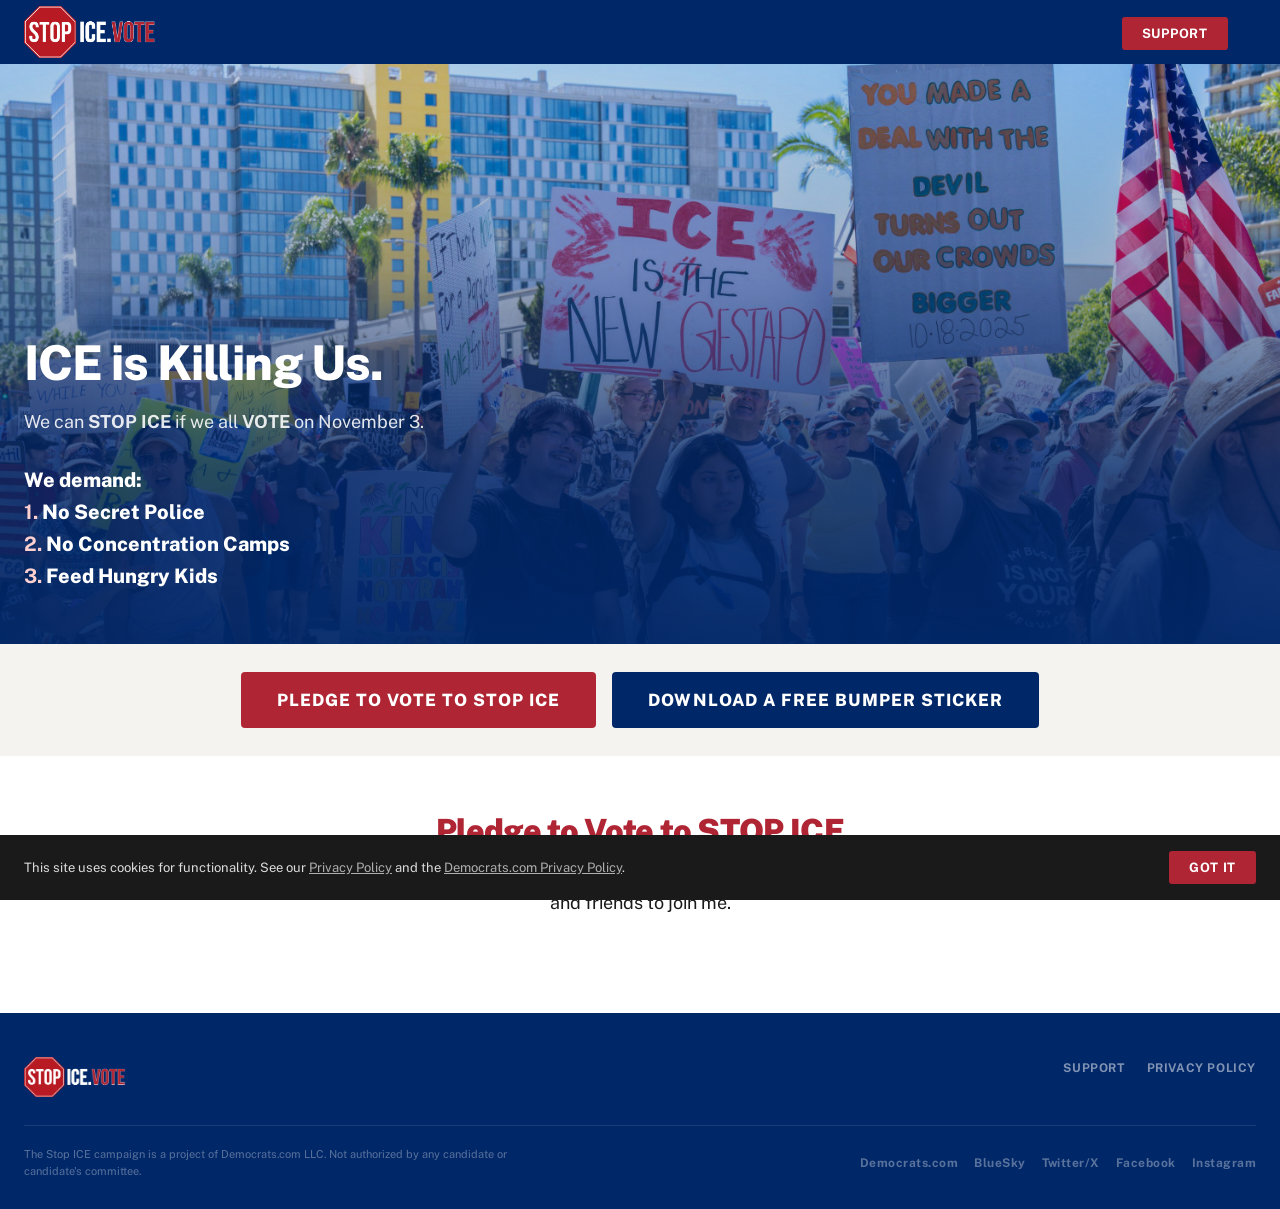
<file: index.html>
<!DOCTYPE html>
<html lang="en">
<head>
<meta charset="UTF-8">
<meta name="viewport" content="width=device-width, initial-scale=1.0">
<title>Stop ICE — Vote to Stop ICE</title>
<meta name="description" content="ICE is killing us. We can stop ICE if we all vote on November 3. Pledge to vote to stop ICE.">

<!-- Open Graph -->
<meta property="og:type" content="website">
<meta property="og:title" content="Stop ICE — Pledge to Vote">
<meta property="og:description" content="ICE is killing us. We can STOP ICE if we all VOTE on November 3. Take the pledge.">
<meta property="og:url" content="https://stopice.vote">
<meta property="og:image" content="https://stopice.vote/images/hero.jpg">
<meta property="og:site_name" content="StopICE.vote">

<!-- Twitter/X Card -->
<meta name="twitter:card" content="summary_large_image">
<meta name="twitter:title" content="Stop ICE — Pledge to Vote">
<meta name="twitter:description" content="ICE is killing us. We can STOP ICE if we all VOTE on November 3. Take the pledge.">
<meta name="twitter:image" content="https://stopice.vote/images/hero.jpg">
<link href="https://fonts.googleapis.com/css2?family=Bebas+Neue&family=Public+Sans:wght@400;600;700;800&display=swap" rel="stylesheet">
<link rel="stylesheet" href="css/main.css">
<style>
  /* Google Translate */
  .goog-te-banner-frame { display: none !important; }
  body { top: 0 !important; }
  .goog-te-gadget-simple { background: transparent !important; border: none !important; padding: 0 !important; white-space: nowrap !important; display: inline-flex !important; align-items: center !important; gap: 2px !important; }
  .goog-te-gadget-simple span, .goog-te-gadget-simple a { color: rgba(255,255,255,0.8) !important; font-family: 'Public Sans', sans-serif !important; font-size: 13px !important; font-weight: 700 !important; letter-spacing: 0.05em !important; text-transform: uppercase !important; text-decoration: none !important; display: inline !important; vertical-align: middle !important; }
  .goog-te-gadget-simple img { vertical-align: middle !important; display: inline !important; }
  .goog-te-gadget-icon { display: none !important; }

  /* ── Hero ──────────────────────────────────────────── */
  .demands {
    list-style: none;
    padding: 0;
    margin: 28px 0 0;
  }
  .demands li {
    font-size: clamp(16px, 2.2vw, 20px);
    font-weight: 800;
    color: #fff;
    line-height: 1.6;
    padding-left: 0;
  }
  .demands li strong {
    color: #ffd0d0;
  }

  /* ── CTA ribbons ──────────────────────────────────── */
  .cta-ribbon {
    display: block;
    background: var(--red);
    color: #fff;
    font-family: 'Public Sans', sans-serif;
    font-size: clamp(16px, 2.5vw, 20px);
    font-weight: 800;
    text-align: center;
    text-decoration: none;
    text-transform: uppercase;
    letter-spacing: 0.06em;
    padding: 18px 24px;
    margin-bottom: 2px;
    transition: opacity 0.15s;
  }
  .cta-ribbon:hover { opacity: 0.88; }
  .cta-ribbon.alt {
    background: var(--blue);
  }
  @media (min-width: 641px) {
    .cta-ribbon-row {
      display: flex;
      justify-content: center;
      gap: 16px;
      padding: 28px 24px;
      background: var(--off-white);
    }
    .cta-ribbon {
      display: inline-block;
      border-radius: 4px;
      padding: 18px 36px;
      margin-bottom: 0;
      font-size: 17px;
    }
  }
  @media (max-width: 640px) {
    .cta-ribbon-row {
      display: flex;
      flex-direction: column;
    }
  }

  /* ── Form section ─────────────────────────────────── */
  .form-section {
    padding: 56px 24px 64px;
    background: var(--white);
  }
  .form-section-inner {
    max-width: 600px;
    margin: 0 auto;
  }
  .form-section h2 {
    font-size: clamp(22px, 3.5vw, 32px);
    font-weight: 900;
    color: var(--red);
    text-align: center;
    margin-bottom: 12px;
    letter-spacing: -0.02em;
  }
  .form-section .pledge-text {
    font-size: clamp(15px, 2vw, 18px);
    color: var(--text);
    text-align: center;
    line-height: 1.55;
    margin-bottom: 32px;
    max-width: 480px;
    margin-left: auto;
    margin-right: auto;
  }

  /* ── AN embed overrides (from embed doc) ──────────── */
  :root {
    --an-accent:      #AF2534;
    --an-accent-text: #ffffff;
    --an-font:        'Public Sans', sans-serif;
    --an-radius:      3px;
  }
  .an-form-wrap {
    max-width: 600px;
    margin: 0 auto;
  }
  .can_embed #can_embed_form {
    padding: 0 !important;
    border: none !important;
    background: transparent !important;
    font-family: var(--an-font) !important;
  }
  #can_embed_form #logo_wrap,
  #can_embed_form #action_info,
  #can_embed_form #can_sidebar,
  #can_embed_form #d_sharing,
  #can_embed_form .action_sidebar
  { display: none !important; }
  #can_embed_form ul,
  #can_embed_form ol,
  #can_embed_form li {
    list-style: none !important;
    padding-left: 0 !important;
    margin-left: 0 !important;
  }
  #can_main_col {
    width: 100% !important;
    float: none !important;
  }
  #can_embed_form.can_float #form_col1,
  #can_embed_form.can_float #form_col2,
  #can_embed_form #can_sidebar {
    float: none !important;
    width: 100% !important;
  }
  #can_embed_form input[type=text],
  #can_embed_form input[type=email],
  #can_embed_form input[type=tel],
  #can_embed_form input[type=number],
  #can_embed_form select,
  #can_embed_form textarea {
    width: 100% !important;
    padding: 12px 14px !important;
    font-family: var(--an-font) !important;
    font-size: 15px !important;
    border: 1.5px solid #ccc !important;
    border-radius: var(--an-radius) !important;
    background: #fff !important;
    color: #1a1a1a !important;
    box-sizing: border-box !important;
    margin-bottom: 12px !important;
  }
  #can_embed_form input:focus,
  #can_embed_form select:focus {
    border-color: var(--an-accent) !important;
    outline: none !important;
  }
  #can_embed_form .floatlabel-label {
    font-size: 13px !important;
    font-weight: 600 !important;
    font-family: var(--an-font) !important;
    color: #444 !important;
    position: static !important;
    transform: none !important;
    margin-bottom: 4px !important;
    display: block !important;
  }
  #can_embed_form input[type=submit],
  #can_embed_form .button {
    display: block !important;
    width: 100% !important;
    padding: 15px !important;
    background: var(--an-accent) !important;
    color: var(--an-accent-text) !important;
    font-family: var(--an-font) !important;
    font-size: 16px !important;
    font-weight: 700 !important;
    letter-spacing: 0.04em !important;
    text-transform: uppercase !important;
    border: none !important;
    border-radius: var(--an-radius) !important;
    cursor: pointer !important;
    margin-top: 8px !important;
  }
  #can_embed_form input[type=submit]:hover,
  #can_embed_form .button:hover {
    opacity: 0.88 !important;
  }
  #can_embed_form #can_thank_you {
    background: transparent !important;
    padding: 24px 0 !important;
    text-align: left !important;
  }
  #can_embed_form #can_thank_you h1 {
    font-family: var(--an-font) !important;
    font-size: 24px !important;
    color: var(--an-accent) !important;
  }
  #can_embed_form #can_thank_you p {
    font-family: var(--an-font) !important;
    font-size: 15px !important;
    color: #333 !important;
  }

  /* ── Hide AN extra headings & country selector ─────── */
  #can_embed_form h2,
  #can_embed_form h4,
  #can_embed_form .international_link,
  #can_embed_form #form_country,
  #can_embed_form .country_wrap,
  #can_embed_form [class*="country"],
  #can_embed_form #international_link_wrap,
  #can_embed_form #international_link,
  #can_embed_form [id*="international"],
  #can_embed_form select[name="country"]
  { display: none !important; }

  /* ── Hide AN post-submit sharing/embed panel ─────── */
  #can_embed_form #d_sharing,
  #can_embed_form #sharing_options,
  #can_embed_form [id*="sharing"],
  #can_embed_form [class*="sharing"],
  #can_embed_form .embed_code,
  #can_embed_form .action_status_running,
  #can_embed_form .can_thank_you_large
  { display: none !important; }

  /* ── Download success message ─────────────────────── */
  .download-success {
    display: none;
    background: #1a3a1a;
    color: #fff;
    text-align: center;
    padding: 16px 24px;
    font-size: 15px;
    font-weight: 700;
  }
  .download-success.show { display: block; }
</style>
<script type="text/javascript">
function googleTranslateElementInit() {
  new google.translate.TranslateElement({
    pageLanguage: 'en',
    includedLanguages: 'es',
    layout: google.translate.TranslateElement.InlineLayout.SIMPLE,
    autoDisplay: false
  }, 'google_translate_element');
}
</script>
<script type="text/javascript" src="//translate.google.com/translate_a/element.js?cb=googleTranslateElementInit"></script>
</head>
<body>

<!-- ═══════════════════════════════════════════════════════
     NAV — logo + donate + translate
     ═══════════════════════════════════════════════════════ -->
<nav class="site-nav">
  <a href="#" aria-label="Stop ICE — Home">
    <img src="images/Stop_ICE_logotype_transparent.png" alt="STOP ICE.VOTE" style="height:52px;width:auto;">
  </a>
  <button class="nav-toggle" aria-label="Toggle menu" onclick="document.querySelector('.nav-links').classList.toggle('open')">
    <span></span><span></span><span></span>
  </button>
  <ul class="nav-links">
    <li><a href="https://secure.actblue.com/donate/stop-ice-1" class="nav-cta" target="_blank" rel="noopener">Support</a></li>
    <li id="google_translate_element" style="display:flex;align-items:center;"></li>
  </ul>
</nav>

<!-- ═══════════════════════════════════════════════════════
     HERO
     ═══════════════════════════════════════════════════════ -->
<section class="hero">
  <div class="hero-bg" role="img" aria-label="Protest march against ICE"
       style="background-image: url('images/hero.jpg')"></div>
  <div class="hero-overlay"></div>
  <div class="hero-content">
    <h1>ICE is Killing Us.</h1>
    <p class="hero-body">We can <strong>STOP ICE</strong> if we all <strong>VOTE</strong> on November 3.</p>
    <ul class="demands">
      <li>We demand:</li>
      <li><strong>1.</strong> No Secret Police</li>
      <li><strong>2.</strong> No Concentration Camps</li>
      <li><strong>3.</strong> Feed Hungry Kids</li>
    </ul>
  </div>
</section>

<!-- CTA BUTTONS -->
<div class="cta-ribbon-row">
  <a href="#pledge" class="cta-ribbon">Pledge to Vote to STOP ICE</a>
  <a href="pdfs/Stop_ICE_bumper_sticker_download.pdf" class="cta-ribbon alt" id="downloadBtn" download>Download a Free Bumper Sticker</a>
</div>
<div class="download-success" id="downloadSuccess">✓ Success! Check your downloads folder.</div>

<!-- ═══════════════════════════════════════════════════════
     FORM
     ═══════════════════════════════════════════════════════ -->
<section class="form-section" id="pledge">
  <div class="form-section-inner">
    <h2>Pledge to Vote to STOP ICE</h2>
    <p class="pledge-text">I will vote to STOP ICE on November 3 and ask my family and friends to join me.</p>
    <div class="an-form-wrap">
      <script src='https://actionnetwork.org/widgets/v2/form/pledge-to-vote-for-stop-ice-candidates?format=js&source=widget'></script>
      <div id='can-form-area-pledge-to-vote-for-stop-ice-candidates' style='width: 100%'></div>
    </div>
  </div>
</section>

<!-- ═══════════════════════════════════════════════════════
     FOOTER
     ═══════════════════════════════════════════════════════ -->
<footer class="site-footer">
  <div class="footer-top">
    <a href="#" aria-label="Stop ICE — Home">
      <img src="images/Stop_ICE_logotype_transparent.png" alt="STOP ICE.VOTE" style="height:40px;width:auto;">
    </a>
    <ul class="footer-nav">
      <li><a href="https://secure.actblue.com/donate/stop-ice-1" target="_blank" rel="noopener">Support</a></li>
      <li><a href="privacy.html">Privacy Policy</a></li>
    </ul>
  </div>
  <div class="footer-bottom">
    <p class="footer-legal">The Stop ICE campaign is a project of Democrats.com LLC. Not authorized by any candidate or candidate's committee.</p>
    <div class="footer-social">
      <a href="https://democrats.com/" target="_blank" rel="noopener">Democrats.com</a>
      <a href="https://bsky.app/profile/democratsdotcom.bsky.social" target="_blank" rel="noopener">BlueSky</a>
      <a href="https://x.com/democratsdotcom" target="_blank" rel="noopener">Twitter/X</a>
      <a href="https://www.facebook.com/democratscom" target="_blank" rel="noopener">Facebook</a>
      <a href="https://www.instagram.com/democratscom/" target="_blank" rel="noopener">Instagram</a>
    </div>
  </div>
</footer>

<!-- Cookie consent -->
<div class="cookie-banner" id="cookieBanner" role="dialog" aria-live="polite" aria-label="Cookie consent">
  <p>This site uses cookies for functionality. See our <a href="privacy.html">Privacy Policy</a> and the <a href="https://web.democrats.com/privacy/" target="_blank" rel="noopener">Democrats.com Privacy Policy</a>.</p>
  <button class="cookie-accept" onclick="acceptCookies()">Got it</button>
</div>
<script>
(function(){
  if(navigator.globalPrivacyControl || navigator.doNotTrack === '1'){
    document.getElementById('cookieBanner').style.display = 'none';
    return;
  }
  if(localStorage.getItem('cookieConsent') === 'true'){
    document.getElementById('cookieBanner').style.display = 'none';
  }
})();
function acceptCookies(){
  localStorage.setItem('cookieConsent','true');
  document.getElementById('cookieBanner').style.display = 'none';
}
document.getElementById('downloadBtn').addEventListener('click', function(){
  var msg = document.getElementById('downloadSuccess');
  msg.classList.add('show');
  setTimeout(function(){ msg.classList.remove('show'); }, 6000);
});
function handleFormSuccess(){
  var form = document.querySelector('.an-form-wrap');
  var siteUrl = 'https://stopice.vote';
  var shareText = 'I just pledged to vote to STOP ICE. Join me.';
  var fbUrl = 'https://www.facebook.com/sharer/sharer.php?u=' + encodeURIComponent(siteUrl);
  var xUrl = 'https://x.com/intent/tweet?text=' + encodeURIComponent(shareText) + '&url=' + encodeURIComponent(siteUrl);
  var bskyUrl = 'https://bsky.app/intent/compose?text=' + encodeURIComponent(shareText + ' ' + siteUrl);
  if(form){
    form.innerHTML = ''
      + '<div style="text-align:center;padding:40px 0;">'
      + '<h2 style="font-size:28px;font-weight:900;color:#AF2534;margin-bottom:12px;">You\'re in.</h2>'
      + '<p style="font-size:17px;color:#1a1a1a;line-height:1.55;margin-bottom:28px;">Thank you for pledging to vote to STOP ICE.<br>Now spread the word.</p>'
      + '<div style="display:flex;gap:12px;justify-content:center;flex-wrap:wrap;margin-bottom:20px;">'
      + '<a href="' + fbUrl + '" target="_blank" rel="noopener" style="display:inline-block;background:#1877F2;color:#fff;padding:12px 24px;font-size:14px;font-weight:700;text-decoration:none;text-transform:uppercase;letter-spacing:0.06em;border-radius:3px;">Share on Facebook</a>'
      + '<a href="' + xUrl + '" target="_blank" rel="noopener" style="display:inline-block;background:#000;color:#fff;padding:12px 24px;font-size:14px;font-weight:700;text-decoration:none;text-transform:uppercase;letter-spacing:0.06em;border-radius:3px;">Share on X</a>'
      + '<a href="' + bskyUrl + '" target="_blank" rel="noopener" style="display:inline-block;background:#0085FF;color:#fff;padding:12px 24px;font-size:14px;font-weight:700;text-decoration:none;text-transform:uppercase;letter-spacing:0.06em;border-radius:3px;">Share on BlueSky</a>'
      + '</div>'
      + '<button onclick="navigator.clipboard.writeText(\'' + siteUrl + '\');this.textContent=\'Link Copied!\';this.style.background=\'#1a3a1a\';this.style.color=\'#fff\';" style="display:inline-block;background:transparent;border:2px solid #002768;color:#002768;padding:12px 24px;font-family:Public Sans,sans-serif;font-size:14px;font-weight:700;text-transform:uppercase;letter-spacing:0.06em;border-radius:3px;cursor:pointer;">Copy Link to Share</button>'
      + '</div>';
  }
}
document.addEventListener('can_embed_submission_success', handleFormSuccess);
document.addEventListener('actionnetwork:form:submitted', handleFormSuccess);
// Fallback: MutationObserver watches for AN's thank-you state
(function(){
  var observer = new MutationObserver(function(mutations){
    var ty = document.getElementById('can_thank_you');
    if(ty && ty.offsetHeight > 0){
      observer.disconnect();
      handleFormSuccess();
    }
  });
  var target = document.getElementById('can-form-area-pledge-to-vote-for-stop-ice-candidates');
  if(target){
    observer.observe(target, {childList: true, subtree: true, attributes: true});
  }
})();
</script>

</body>
</html>
</file>
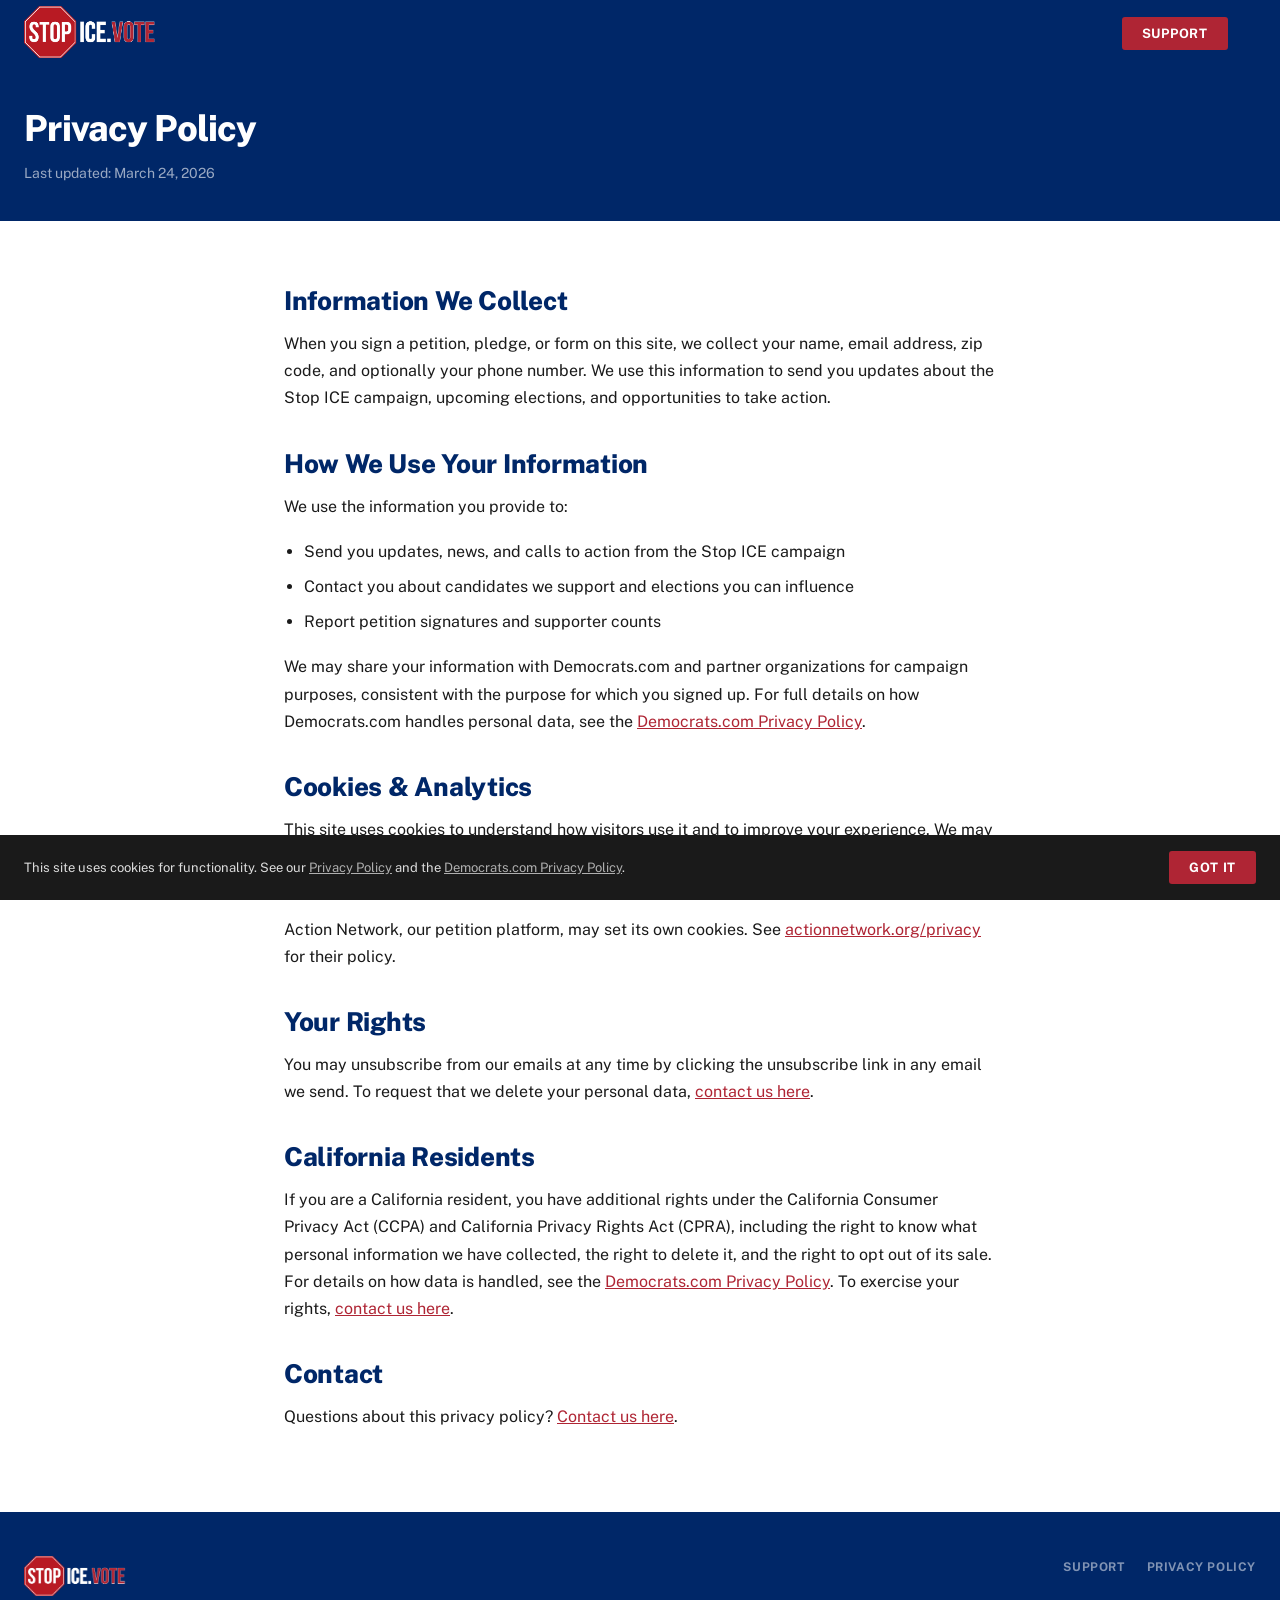
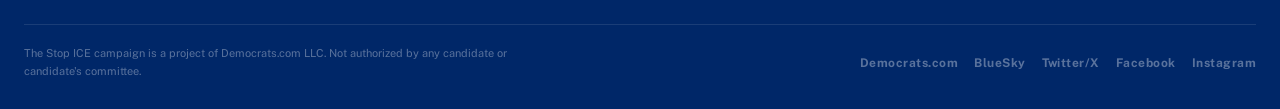
<file: privacy.html>
<!DOCTYPE html>
<html lang="en">
<head>
<meta charset="UTF-8">
<meta name="viewport" content="width=device-width, initial-scale=1.0">
<title>Privacy Policy — Stop ICE</title>
<link href="https://fonts.googleapis.com/css2?family=Bebas+Neue&family=Public+Sans:wght@400;600;700;800&display=swap" rel="stylesheet">
<link rel="stylesheet" href="css/main.css">
<style>
  .goog-te-banner-frame { display: none !important; }
  body { top: 0 !important; }
  .goog-te-gadget-simple { background: transparent !important; border: none !important; padding: 0 !important; white-space: nowrap !important; display: inline-flex !important; align-items: center !important; gap: 2px !important; }
  .goog-te-gadget-simple span, .goog-te-gadget-simple a { color: rgba(255,255,255,0.8) !important; font-family: 'Public Sans', sans-serif !important; font-size: 13px !important; font-weight: 700 !important; letter-spacing: 0.05em !important; text-transform: uppercase !important; text-decoration: none !important; display: inline !important; vertical-align: middle !important; }
  .goog-te-gadget-simple img { vertical-align: middle !important; display: inline !important; }
  .goog-te-gadget-icon { display: none !important; }
</style>
<script type="text/javascript">
function googleTranslateElementInit() {
  new google.translate.TranslateElement({
    pageLanguage: 'en',
    includedLanguages: 'es',
    layout: google.translate.TranslateElement.InlineLayout.SIMPLE,
    autoDisplay: false
  }, 'google_translate_element');
}
</script>
<script type="text/javascript" src="//translate.google.com/translate_a/element.js?cb=googleTranslateElementInit"></script>
</head>
<body>

<nav class="site-nav">
  <a href="index.html" aria-label="Stop ICE — Home">
    <img src="images/Stop_ICE_logotype_transparent.png" alt="STOP ICE.VOTE" style="height:52px;width:auto;">
  </a>
  <button class="nav-toggle" aria-label="Toggle menu" onclick="document.querySelector('.nav-links').classList.toggle('open')">
    <span></span><span></span><span></span>
  </button>
  <ul class="nav-links">
    <li><a href="https://secure.actblue.com/donate/stop-ice-1" class="nav-cta" target="_blank" rel="noopener">Support</a></li>
    <li id="google_translate_element" style="display:flex;align-items:center;"></li>
  </ul>
</nav>

<div class="page-hero" style="padding: 44px 24px 36px;">
  <h1 style="font-size: clamp(24px, 3.5vw, 36px);">Privacy Policy</h1>
  <p style="font-size: 14px; margin-top: 8px; color: rgba(255,255,255,0.6);">Last updated: March 24, 2026</p>
</div>

<div class="content-section">
  <h2>Information We Collect</h2>
  <p>When you sign a petition, pledge, or form on this site, we collect your name, email address, zip code, and optionally your phone number. We use this information to send you updates about the Stop ICE campaign, upcoming elections, and opportunities to take action.</p>

  <h2 style="margin-top: 36px;">How We Use Your Information</h2>
  <p>We use the information you provide to:</p>
  <ul>
    <li>Send you updates, news, and calls to action from the Stop ICE campaign</li>
    <li>Contact you about candidates we support and elections you can influence</li>
    <li>Report petition signatures and supporter counts</li>
  </ul>
  <p style="margin-top: 12px;">We may share your information with Democrats.com and partner organizations for campaign purposes, consistent with the purpose for which you signed up. For full details on how Democrats.com handles personal data, see the <a href="https://web.democrats.com/privacy/" target="_blank" rel="noopener" style="color: var(--red);">Democrats.com Privacy Policy</a>.</p>

  <h2 style="margin-top: 36px;">Cookies & Analytics</h2>
  <p>This site uses cookies to understand how visitors use it and to improve your experience. We may use Google Analytics or similar tools to track aggregate, anonymized usage data. You can opt out of analytics cookies by declining the cookie consent banner when you first visit the site.</p>
  <p>Action Network, our petition platform, may set its own cookies. See <a href="https://actionnetwork.org/privacy" target="_blank" rel="noopener" style="color: var(--red);">actionnetwork.org/privacy</a> for their policy.</p>

  <h2 style="margin-top: 36px;">Your Rights</h2>
  <p>You may unsubscribe from our emails at any time by clicking the unsubscribe link in any email we send. To request that we delete your personal data, <a href="https://web.democrats.com/contact/" target="_blank" rel="noopener" style="color: var(--red);">contact us here</a>.</p>

  <h2 style="margin-top: 36px;">California Residents</h2>
  <p>If you are a California resident, you have additional rights under the California Consumer Privacy Act (CCPA) and California Privacy Rights Act (CPRA), including the right to know what personal information we have collected, the right to delete it, and the right to opt out of its sale. For details on how data is handled, see the <a href="https://web.democrats.com/privacy/" target="_blank" rel="noopener" style="color: var(--red);">Democrats.com Privacy Policy</a>. To exercise your rights, <a href="https://web.democrats.com/contact/" target="_blank" rel="noopener" style="color: var(--red);">contact us here</a>.</p>

  <h2 style="margin-top: 36px;">Contact</h2>
  <p>Questions about this privacy policy? <a href="https://web.democrats.com/contact/" target="_blank" rel="noopener" style="color: var(--red);">Contact us here</a>.</p>
</div>

<footer class="site-footer">
  <div class="footer-top">
    <a href="index.html" aria-label="Stop ICE — Home">
      <img src="images/Stop_ICE_logotype_transparent.png" alt="STOP ICE.VOTE" style="height:40px;width:auto;">
    </a>
    <ul class="footer-nav">
      <li><a href="https://secure.actblue.com/donate/stop-ice-1" target="_blank" rel="noopener">Support</a></li>
      <li><a href="privacy.html">Privacy Policy</a></li>
    </ul>
  </div>
  <div class="footer-bottom">
    <p class="footer-legal">The Stop ICE campaign is a project of Democrats.com LLC. Not authorized by any candidate or candidate's committee.</p>
    <div class="footer-social">
      <a href="https://democrats.com/" target="_blank" rel="noopener">Democrats.com</a>
      <a href="https://bsky.app/profile/democratsdotcom.bsky.social" target="_blank" rel="noopener">BlueSky</a>
      <a href="https://x.com/democratsdotcom" target="_blank" rel="noopener">Twitter/X</a>
      <a href="https://www.facebook.com/democratscom" target="_blank" rel="noopener">Facebook</a>
      <a href="https://www.instagram.com/democratscom/" target="_blank" rel="noopener">Instagram</a>
    </div>
  </div>
</footer>


<div class="cookie-banner" id="cookieBanner" role="dialog" aria-live="polite" aria-label="Cookie consent">
  <p>This site uses cookies for functionality. See our <a href="privacy.html">Privacy Policy</a> and the <a href="https://web.democrats.com/privacy/" target="_blank" rel="noopener">Democrats.com Privacy Policy</a>.</p>
  <button class="cookie-accept" onclick="acceptCookies()">Got it</button>
</div>
<script>
(function(){
  if(navigator.globalPrivacyControl || navigator.doNotTrack === '1'){
    document.getElementById('cookieBanner').style.display = 'none';
    return;
  }
  if(localStorage.getItem('cookieConsent') === 'true'){
    document.getElementById('cookieBanner').style.display = 'none';
  }
})();
function acceptCookies(){
  localStorage.setItem('cookieConsent','true');
  document.getElementById('cookieBanner').style.display = 'none';
}
</script>

</body>
</html>
</file>
<file: css/main.css>
/* ============================================================
   STOP ICE PAC — SHARED STYLES
   Brand: Democrats.com red #AF2534, blue #002768
   Logotype font: Bebas Neue (Google Fonts)
   Body font: Public Sans (Google Fonts)
   ============================================================ */

/* ============================================================
   TOKENS
   ============================================================ */
:root {
  --red:       #AF2534;
  --red-stop:  #b81a23;
  --blue:      #002768;
  --white:     #ffffff;
  --off-white: #F5F3F0;
  --warm-gray: #E8E4DF;
  --text:      #1a1a1a;
  --text-light:#666666;
}

/* ============================================================
   RESET & BASE
   ============================================================ */
*, *::before, *::after { margin: 0; padding: 0; box-sizing: border-box; }
html { font-size: 16px; scroll-behavior: smooth; }
body {
  font-family: 'Public Sans', -apple-system, sans-serif;
  color: var(--text);
  background: var(--white);
  -webkit-font-smoothing: antialiased;
}
img { display: block; max-width: 100%; }
a { color: inherit; }

/* ============================================================
   LOGOTYPE
   ============================================================ */
.logotype {
  display: inline-flex;
  align-items: center;
  gap: 2px;
  text-decoration: none;
}
.logo-mark {
  position: relative;
  flex-shrink: 0;
  width: 38px;
  height: 38px;
}
.logo-mark.sm { width: 28px; height: 28px; }
.logo-mark svg { width: 100%; height: 100%; }
.stop-word {
  position: absolute;
  font-family: 'Bebas Neue', sans-serif;
  color: #fff;
  font-size: 17px;
  letter-spacing: 0.04em;
  top: 50%;
  left: 50%;
  transform: translate(-50%, -48%);
  line-height: 1;
  pointer-events: none;
}
.stop-word.sm { font-size: 13px; }
.logo-text {
  font-family: 'Bebas Neue', sans-serif;
  font-size: 24px;
  letter-spacing: 0.04em;
  line-height: 1;
  white-space: nowrap;
}
.logo-text.sm { font-size: 18px; }
/* on-light */
.logo-text .ice  { color: var(--red); }
.logo-text .dot  { color: var(--red); }
.logo-text .vote { color: var(--blue); }
/* on-dark */
.on-dark .logo-text .ice  { color: #fff; }
.on-dark .logo-text .dot  { color: var(--red); }
.on-dark .logo-text .vote { color: var(--red); }

/* ============================================================
   BUTTONS
   ============================================================ */
.btn {
  display: inline-block;
  font-family: 'Public Sans', sans-serif;
  font-size: 14px;
  font-weight: 700;
  letter-spacing: 0.07em;
  text-transform: uppercase;
  text-decoration: none;
  padding: 14px 28px;
  border-radius: 3px;
  border: none;
  cursor: pointer;
  line-height: 1;
  transition: opacity 0.15s;
}
.btn:hover { opacity: 0.85; }
.btn-red   { background: var(--red); color: #fff; }
.btn-blue  { background: var(--blue); color: #fff; }
.btn-ghost { background: transparent; color: #fff; border: 2px solid rgba(255,255,255,0.5); }
.btn-ghost:hover { border-color: #fff; opacity: 1; }
.btn-outline { background: transparent; color: var(--blue); border: 2px solid var(--blue); }
.btn-outline:hover { background: var(--blue); color: #fff; opacity: 1; }
.btn-row { display: flex; gap: 12px; flex-wrap: wrap; }

/* ============================================================
   NAV
   ============================================================ */
.site-nav {
  background: var(--blue);
  padding: 0 24px;
  display: flex;
  align-items: center;
  justify-content: space-between;
  height: 64px;
  position: sticky;
  top: 0;
  z-index: 100;
}
.nav-links {
  display: flex;
  align-items: center;
  gap: 28px;
  list-style: none;
}
.nav-links a {
  color: rgba(255,255,255,0.75);
  text-decoration: none;
  font-size: 13px;
  font-weight: 700;
  letter-spacing: 0.06em;
  text-transform: uppercase;
  transition: color 0.15s;
}
.nav-links a:hover { color: #fff; }
.nav-cta {
  background: var(--red) !important;
  color: #fff !important;
  padding: 9px 20px;
  border-radius: 3px;
}
.nav-toggle {
  display: none;
  flex-direction: column;
  gap: 5px;
  background: none;
  border: none;
  cursor: pointer;
  padding: 4px;
}
.nav-toggle span {
  display: block;
  width: 24px;
  height: 2px;
  background: #fff;
  border-radius: 2px;
}

/* ============================================================
   HERO
   ============================================================ */
.hero {
  position: relative;
  min-height: 580px;
  display: flex;
  align-items: flex-end;
  overflow: hidden;
}
.hero-bg {
  position: absolute;
  inset: 0;
  background-size: cover;
  background-position: center 30%;
}
.hero-overlay {
  position: absolute;
  inset: 0;
  background: linear-gradient(
    to bottom,
    rgba(0,39,104,0.15) 0%,
    rgba(0,39,104,0.35) 35%,
    rgba(0,39,104,0.82) 70%,
    rgba(0,39,104,0.95) 100%
  );
}
.hero-content {
  position: relative;
  z-index: 2;
  padding: 48px 24px 52px;
  width: 100%;
  max-width: 780px;
}
.eyebrow {
  display: inline-block;
  background: var(--red);
  color: #fff;
  font-size: 11px;
  font-weight: 800;
  letter-spacing: 0.14em;
  text-transform: uppercase;
  padding: 5px 12px;
  margin-bottom: 18px;
}
.hero h1 {
  font-size: clamp(28px, 5vw, 48px);
  font-weight: 800;
  line-height: 1.1;
  color: #fff;
  margin-bottom: 18px;
  letter-spacing: -0.02em;
}
.hero h1 em { font-style: normal; color: #ffd0d0; }
.hero-body {
  font-size: clamp(15px, 2vw, 18px);
  line-height: 1.55;
  color: rgba(255,255,255,0.88);
  margin-bottom: 28px;
  max-width: 600px;
}
.hero-counter {
  margin-top: 18px;
  font-size: 13px;
  color: rgba(255,255,255,0.6);
  font-weight: 600;
}
.hero-counter strong { color: #ffd0d0; }

/* ============================================================
   MISSION STRIP
   ============================================================ */
.mission-strip {
  background: var(--red);
  padding: 18px 24px;
  text-align: center;
}
.mission-strip p {
  color: #fff;
  font-size: clamp(13px, 1.8vw, 15px);
  font-weight: 600;
  line-height: 1.5;
  max-width: 780px;
  margin: 0 auto;
}
.mission-strip strong { font-weight: 800; }

/* ============================================================
   SECTION HELPERS
   ============================================================ */
.section-header { text-align: center; margin-bottom: 44px; }
.kicker {
  display: block;
  font-size: 11px;
  font-weight: 800;
  letter-spacing: 0.16em;
  text-transform: uppercase;
  color: var(--red);
  margin-bottom: 10px;
}
.section-header h2 {
  font-size: clamp(24px, 3.5vw, 34px);
  font-weight: 800;
  color: var(--blue);
  letter-spacing: -0.02em;
  line-height: 1.2;
}

/* ============================================================
   STORY GRID / CARDS
   ============================================================ */
.story-section {
  padding: 72px 24px;
  background: var(--off-white);
}
.story-grid {
  display: grid;
  grid-template-columns: repeat(auto-fit, minmax(280px, 1fr));
  gap: 24px;
  max-width: 1080px;
  margin: 0 auto;
}
.story-card {
  background: var(--white);
  border: 1px solid var(--warm-gray);
  overflow: hidden;
  transition: transform 0.2s, box-shadow 0.2s;
}
.story-card:hover {
  transform: translateY(-3px);
  box-shadow: 0 10px 32px rgba(0,0,0,0.09);
}
.card-img {
  height: 200px;
  background-size: cover;
  background-position: center;
  position: relative;
}
.card-tag {
  position: absolute;
  top: 12px;
  left: 12px;
  background: var(--blue);
  color: #fff;
  font-size: 10px;
  font-weight: 800;
  letter-spacing: 0.1em;
  text-transform: uppercase;
  padding: 5px 10px;
}
.card-tag.red { background: var(--red); }
.card-body { padding: 22px; }
.card-body h3 {
  font-size: 18px;
  font-weight: 800;
  color: var(--blue);
  margin-bottom: 9px;
  line-height: 1.25;
  letter-spacing: -0.01em;
}
.card-body p {
  font-size: 14px;
  line-height: 1.6;
  color: var(--text-light);
  margin-bottom: 14px;
}
.card-link {
  font-size: 12px;
  font-weight: 800;
  letter-spacing: 0.08em;
  text-transform: uppercase;
  color: var(--red);
  text-decoration: none;
}
.card-link::after { content: ' →'; }

/* ============================================================
   PRESS BAR
   ============================================================ */
.press-bar {
  background: var(--blue);
  padding: 24px;
  text-align: center;
}
.press-label {
  font-size: 10px;
  font-weight: 800;
  letter-spacing: 0.18em;
  text-transform: uppercase;
  color: rgba(255,255,255,0.4);
  margin-bottom: 14px;
}
.press-names {
  display: flex;
  flex-wrap: wrap;
  justify-content: center;
  gap: 16px 36px;
}
.press-names span {
  color: rgba(255,255,255,0.32);
  font-size: 14px;
  font-weight: 700;
  letter-spacing: 0.04em;
}

/* ============================================================
   PETITION SECTION
   ============================================================ */
.petition-section {
  padding: 72px 24px;
  background: var(--white);
}
.petition-inner {
  max-width: 600px;
  margin: 0 auto;
  text-align: center;
}
.petition-inner h2 {
  font-size: clamp(22px, 3vw, 30px);
  font-weight: 800;
  color: var(--blue);
  margin-bottom: 10px;
  line-height: 1.2;
  letter-spacing: -0.02em;
}
.petition-inner .sub {
  font-size: 16px;
  color: var(--text-light);
  margin-bottom: 32px;
  line-height: 1.5;
}
.petition-form {
  display: grid;
  grid-template-columns: 1fr 1fr;
  gap: 12px;
}
.petition-form input {
  padding: 15px 16px;
  border: 2px solid var(--warm-gray);
  font-family: 'Public Sans', sans-serif;
  font-size: 15px;
  color: var(--text);
  background: var(--off-white);
  outline: none;
  border-radius: 3px;
  transition: border-color 0.15s;
  -webkit-appearance: none;
}
.petition-form input:focus { border-color: var(--blue); }
.span2 { grid-column: 1 / -1; }
.petition-submit {
  grid-column: 1 / -1;
  background: var(--red);
  color: #fff;
  padding: 17px;
  font-family: 'Public Sans', sans-serif;
  font-size: 15px;
  font-weight: 800;
  letter-spacing: 0.06em;
  text-transform: uppercase;
  border: none;
  cursor: pointer;
  border-radius: 3px;
  transition: opacity 0.15s;
}
.petition-submit:hover { opacity: 0.88; }
.petition-note {
  margin-top: 14px;
  font-size: 12px;
  color: var(--text-light);
  line-height: 1.5;
}
.petition-count {
  margin-top: 16px;
  font-size: 13px;
  color: var(--text-light);
  font-weight: 600;
}
.petition-count strong { color: var(--red); font-weight: 800; }

/* ============================================================
   ACTION NETWORK EMBED WRAPPER
   ============================================================ */
.an-wrap {
  max-width: 640px;
  margin: 0 auto;
  text-align: left;
}

/* ============================================================
   MAP SECTION (Warehouses page)
   ============================================================ */
.map-section { padding: 56px 24px; background: var(--white); }
.map-section h2 {
  font-size: clamp(22px, 3vw, 30px);
  font-weight: 800;
  color: var(--blue);
  margin-bottom: 12px;
  letter-spacing: -0.02em;
}
.map-section .map-intro {
  font-size: 16px;
  color: var(--text-light);
  margin-bottom: 28px;
  max-width: 640px;
  line-height: 1.6;
}
.map-responsive {
  position: relative;
  padding-bottom: 56.25%;
  height: 0;
  overflow: hidden;
  border: 2px solid var(--warm-gray);
  border-radius: 4px;
}
.map-responsive iframe {
  position: absolute;
  top: 0; left: 0;
  width: 100%; height: 100%;
  border: 0;
}

/* ============================================================
   CONTENT PAGES (About, etc.)
   ============================================================ */
.page-hero {
  background: var(--blue);
  padding: 56px 24px 48px;
  color: #fff;
}
.page-hero h1 {
  font-size: clamp(28px, 4vw, 42px);
  font-weight: 800;
  letter-spacing: -0.02em;
  line-height: 1.15;
  margin-bottom: 14px;
}
.page-hero p {
  font-size: clamp(15px, 2vw, 18px);
  color: rgba(255,255,255,0.82);
  max-width: 580px;
  line-height: 1.55;
}

.content-section {
  padding: 64px 24px;
  max-width: 760px;
  margin: 0 auto;
}
.content-section h2 {
  font-size: clamp(20px, 2.5vw, 26px);
  font-weight: 800;
  color: var(--blue);
  margin-bottom: 14px;
  letter-spacing: -0.01em;
}
.content-section p {
  font-size: 16px;
  line-height: 1.7;
  color: var(--text);
  margin-bottom: 18px;
}
.content-section ul {
  padding-left: 20px;
  margin-bottom: 18px;
}
.content-section li {
  font-size: 16px;
  line-height: 1.7;
  color: var(--text);
  margin-bottom: 8px;
}

/* ============================================================
   FOOTER
   ============================================================ */
.site-footer {
  background: var(--blue);
  padding: 44px 24px 28px;
}
.footer-top {
  display: flex;
  justify-content: space-between;
  align-items: flex-start;
  flex-wrap: wrap;
  gap: 24px;
  padding-bottom: 28px;
  border-bottom: 1px solid rgba(255,255,255,0.1);
  margin-bottom: 20px;
}
.footer-nav {
  display: flex;
  flex-wrap: wrap;
  gap: 10px 22px;
  list-style: none;
  align-items: center;
}
.footer-nav a {
  color: rgba(255,255,255,0.5);
  text-decoration: none;
  font-size: 12px;
  font-weight: 700;
  letter-spacing: 0.05em;
  text-transform: uppercase;
  transition: color 0.15s;
}
.footer-nav a:hover { color: #fff; }
.footer-bottom {
  display: flex;
  justify-content: space-between;
  align-items: center;
  flex-wrap: wrap;
  gap: 12px;
}
.footer-legal {
  font-size: 11px;
  line-height: 1.6;
  max-width: 520px;
  color: rgba(255,255,255,0.35);
}
.footer-social {
  display: flex;
  gap: 16px;
}
.footer-social a {
  color: rgba(255,255,255,0.35);
  text-decoration: none;
  font-size: 12px;
  font-weight: 700;
  letter-spacing: 0.04em;
  transition: color 0.15s;
}
.footer-social a:hover { color: #fff; }

/* ============================================================
   COOKIE CONSENT BANNER
   ============================================================ */
.cookie-banner {
  position: fixed;
  bottom: 0;
  left: 0;
  right: 0;
  background: #1a1a1a;
  color: rgba(255,255,255,0.85);
  padding: 16px 24px;
  display: flex;
  align-items: center;
  justify-content: space-between;
  gap: 20px;
  flex-wrap: wrap;
  z-index: 9999;
  font-size: 13px;
  line-height: 1.5;
}
.cookie-banner a { color: rgba(255,255,255,0.65); text-decoration: underline; }
.cookie-accept {
  background: var(--red);
  color: #fff;
  border: none;
  padding: 9px 20px;
  font-family: 'Public Sans', sans-serif;
  font-size: 13px;
  font-weight: 700;
  letter-spacing: 0.05em;
  text-transform: uppercase;
  border-radius: 3px;
  cursor: pointer;
  white-space: nowrap;
  flex-shrink: 0;
}

/* ============================================================
   RESPONSIVE
   ============================================================ */
@media (max-width: 640px) {
  .nav-links { display: none; }
  .nav-toggle { display: flex; }
  .nav-links.open {
    display: flex;
    flex-direction: column;
    position: absolute;
    top: 64px; left: 0; right: 0;
    background: var(--blue);
    padding: 20px 24px;
    gap: 18px;
    border-top: 1px solid rgba(255,255,255,0.1);
    box-shadow: 0 8px 24px rgba(0,0,0,0.3);
  }
  .hero { min-height: 480px; }
  .hero-content { padding: 36px 20px 44px; }
  .petition-form { grid-template-columns: 1fr; }
  .petition-form .span2,
  .petition-submit { grid-column: 1; }
  .footer-top { flex-direction: column; }
  .story-grid { grid-template-columns: 1fr; }
  .btn-row { flex-direction: column; }
  .btn-row .btn { text-align: center; }
}

@media (min-width: 641px) and (max-width: 900px) {
  .story-grid { grid-template-columns: 1fr 1fr; }
}

/* ── Support button (secondary nav CTA) ─────────────────────────── */
.nav-support {
  background: transparent !important;
  border: 2px solid rgba(255,255,255,0.45) !important;
  color: #fff !important;
  margin-left: 6px;
}
.nav-support:hover {
  background: rgba(255,255,255,0.12) !important;
  border-color: rgba(255,255,255,0.75) !important;
}

/* ── Toolkit section ─────────────────────────────────────────────── */
.toolkit-section {
  padding: 72px 24px;
  background: var(--off-white);
}
.toolkit-inner {
  max-width: 1040px;
  margin: 0 auto;
}
.toolkit-inner > .kicker {
  display: block;
  font-size: 11px;
  font-weight: 800;
  letter-spacing: 0.16em;
  text-transform: uppercase;
  color: var(--red);
  margin-bottom: 10px;
}
.toolkit-inner > h2 {
  font-size: clamp(22px, 3vw, 30px);
  font-weight: 800;
  color: var(--blue);
  letter-spacing: -0.02em;
  margin-bottom: 10px;
}
.toolkit-intro {
  font-size: 16px;
  color: #555;
  margin-bottom: 36px;
  max-width: 560px;
}
.toolkit-grid {
  display: grid;
  grid-template-columns: repeat(2, 1fr);
  gap: 20px;
}
@media (max-width: 640px) {
  .toolkit-grid { grid-template-columns: 1fr; }
}
.toolkit-card {
  background: #fff;
  border: 1px solid rgba(0,0,0,0.07);
  padding: 28px 24px;
  display: flex;
  gap: 18px;
  align-items: flex-start;
}
.toolkit-icon {
  width: 44px;
  height: 44px;
  background: var(--blue);
  color: #fff;
  display: flex;
  align-items: center;
  justify-content: center;
  font-size: 20px;
  flex-shrink: 0;
}
.toolkit-card h4 {
  font-size: 15px;
  font-weight: 800;
  color: var(--blue);
  margin-bottom: 6px;
}
.toolkit-card p {
  font-size: 13px;
  color: #555;
  line-height: 1.55;
  margin-bottom: 12px;
}
.toolkit-link {
  color: var(--red);
  font-size: 12px;
  font-weight: 800;
  text-decoration: none;
  text-transform: uppercase;
  letter-spacing: 0.07em;
}
.toolkit-link:hover { text-decoration: underline; }

/* ── Bumper sticker section ──────────────────────────────────────── */
.bumper-section {
  background: var(--red);
  padding: 64px 24px;
}
.bumper-inner {
  max-width: 1040px;
  margin: 0 auto;
  display: flex;
  align-items: center;
  gap: 56px;
}
@media (max-width: 720px) {
  .bumper-inner { flex-direction: column; gap: 36px; }
}
.bumper-text { flex: 1; }
.bumper-kicker {
  display: block;
  font-size: 11px;
  font-weight: 800;
  letter-spacing: 0.18em;
  text-transform: uppercase;
  color: rgba(255,255,255,0.65);
  margin-bottom: 12px;
}
.bumper-headline {
  font-size: clamp(26px, 4vw, 38px);
  font-weight: 900;
  color: #fff;
  letter-spacing: -0.02em;
  line-height: 1.1;
  margin-bottom: 16px;
}
.bumper-body {
  font-size: 16px;
  line-height: 1.6;
  color: rgba(255,255,255,0.85);
  margin-bottom: 28px;
  max-width: 460px;
}
.bumper-body em { color: #fff; font-style: italic; font-weight: 700; }
.btn-white-outline {
  display: inline-block;
  background: transparent;
  border: 2px solid #fff;
  color: #fff;
  padding: 14px 28px;
  font-size: 14px;
  font-weight: 800;
  text-decoration: none;
  text-transform: uppercase;
  letter-spacing: 0.08em;
  transition: background 0.15s, color 0.15s;
}
.btn-white-outline:hover {
  background: #fff;
  color: var(--red);
}
.bumper-preview {
  flex-shrink: 0;
  text-align: center;
}
.bumper-sticker-mock {
  background: #fff;
  border: 3px solid rgba(255,255,255,0.25);
  padding: 28px 36px;
  display: inline-flex;
  flex-direction: column;
  align-items: center;
  box-shadow: 0 8px 32px rgba(0,0,0,0.3);
}
.mock-logotype {
  display: flex;
  align-items: center;
  gap: 6px;
}
.mock-logo-mark {
  flex-shrink: 0;
}
.mock-logo-text {
  font-family: 'Bebas Neue', sans-serif;
  font-size: 42px;
  letter-spacing: 2px;
  line-height: 1;
}
.mock-ice  { color: #b81a23; }
.mock-dot  { color: #b81a23; }
.mock-vote { color: #002768; }
.bumper-caption {
  font-size: 12px;
  color: rgba(255,255,255,0.65);
  margin-top: 10px;
  font-weight: 600;
}

/* ── Movement page ───────────────────────────────────────────────── */

/* Wins strip */
.wins-strip {
  background: #1a3a1a;
  padding: 32px 24px;
}
.wins-strip-inner {
  max-width: 1040px;
  margin: 0 auto;
}
.wins-label {
  display: block;
  font-size: 10px;
  font-weight: 800;
  letter-spacing: 0.18em;
  text-transform: uppercase;
  color: #6fcf6f;
  margin-bottom: 16px;
}
.wins-ticker {
  display: grid;
  grid-template-columns: repeat(3, 1fr);
  gap: 10px 24px;
  margin-bottom: 20px;
}
@media (max-width: 720px) {
  .wins-ticker { grid-template-columns: 1fr; }
}
.win-item {
  display: flex;
  align-items: flex-start;
  gap: 10px;
  font-size: 14px;
  color: rgba(255,255,255,0.85);
  line-height: 1.45;
}
.win-check {
  color: #6fcf6f;
  font-size: 16px;
  font-weight: 900;
  flex-shrink: 0;
  margin-top: 1px;
}
.wins-note {
  font-size: 14px;
  color: rgba(255,255,255,0.55);
  border-top: 1px solid rgba(255,255,255,0.1);
  padding-top: 16px;
  margin: 0;
}
.wins-note strong { color: rgba(255,255,255,0.85); }

/* Movement track sections */
.movement-track {
  padding: 72px 24px;
  background: #fff;
}
.movement-track.alt {
  background: var(--off-white);
}
.track-inner {
  max-width: 1040px;
  margin: 0 auto;
}
.track-header {
  margin-bottom: 40px;
}
.track-badge {
  display: inline-block;
  font-size: 11px;
  font-weight: 800;
  letter-spacing: 0.14em;
  text-transform: uppercase;
  padding: 5px 12px;
  margin-bottom: 14px;
  color: #fff;
}
.track-badge.legal   { background: var(--blue); }
.track-badge.defense { background: #2a7a3b; }
.track-badge.national { background: var(--red); }

.track-header h2 {
  font-size: clamp(22px, 3vw, 30px);
  font-weight: 800;
  color: var(--blue);
  letter-spacing: -0.02em;
  margin-bottom: 10px;
}
.track-intro {
  font-size: 16px;
  color: #555;
  max-width: 620px;
  line-height: 1.6;
}

/* Org cards */
.org-grid {
  display: grid;
  grid-template-columns: repeat(2, 1fr);
  gap: 20px;
}
@media (max-width: 640px) {
  .org-grid { grid-template-columns: 1fr; }
}
.org-card {
  background: #fff;
  border: 1px solid rgba(0,0,0,0.07);
  border-top: 3px solid var(--red);
  padding: 28px 24px;
  display: flex;
  flex-direction: column;
  gap: 10px;
}
.movement-track.alt .org-card {
  background: #fff;
}
.org-name {
  font-size: 17px;
  font-weight: 800;
  color: var(--blue);
  letter-spacing: -0.01em;
}
.org-desc {
  font-size: 14px;
  color: #444;
  line-height: 1.6;
  flex: 1;
}
.org-link {
  display: inline-block;
  color: var(--red);
  font-size: 12px;
  font-weight: 800;
  text-decoration: none;
  text-transform: uppercase;
  letter-spacing: 0.07em;
  margin-top: 4px;
}
.org-link:hover { text-decoration: underline; }

/* Solidarity callout */
.solidarity-section {
  background: var(--blue);
  padding: 72px 24px;
}
.solidarity-inner {
  max-width: 1040px;
  margin: 0 auto;
  display: flex;
  gap: 64px;
  align-items: flex-start;
}
@media (max-width: 760px) {
  .solidarity-inner { flex-direction: column; gap: 40px; }
}
.solidarity-text { flex: 1; }
.solidarity-text .kicker {
  display: block;
  font-size: 11px;
  font-weight: 800;
  letter-spacing: 0.16em;
  text-transform: uppercase;
  color: rgba(255,255,255,0.5);
  margin-bottom: 12px;
}
.solidarity-text h2 {
  font-size: clamp(22px, 3vw, 30px);
  font-weight: 800;
  color: #fff;
  letter-spacing: -0.02em;
  margin-bottom: 18px;
}
.solidarity-text p {
  font-size: 15px;
  color: rgba(255,255,255,0.8);
  line-height: 1.65;
  margin-bottom: 14px;
}
.solidarity-stat-stack {
  display: flex;
  flex-direction: column;
  gap: 24px;
  flex-shrink: 0;
  width: 260px;
}
@media (max-width: 760px) {
  .solidarity-stat-stack {
    flex-direction: row;
    flex-wrap: wrap;
    width: 100%;
  }
  .solidarity-stat { flex: 1; min-width: 140px; }
}
.solidarity-stat {
  border-left: 3px solid var(--red);
  padding-left: 18px;
}
.stat-num {
  font-size: 36px;
  font-weight: 900;
  color: #fff;
  letter-spacing: -0.03em;
  line-height: 1;
  margin-bottom: 6px;
}
.stat-label {
  font-size: 13px;
  color: rgba(255,255,255,0.65);
  line-height: 1.4;
}

/* ── Congress page ───────────────────────────────────────────────── */
.stakes-strip {
  background: var(--blue);
  padding: 36px 24px;
  border-top: 4px solid var(--red);
}
.stakes-inner {
  max-width: 1040px;
  margin: 0 auto;
  display: flex;
  align-items: center;
  gap: 0;
  flex-wrap: wrap;
}
.stakes-stat {
  flex: 1;
  min-width: 140px;
  text-align: center;
  padding: 12px 20px;
}
.stakes-num {
  font-size: clamp(36px, 5vw, 52px);
  font-weight: 900;
  color: #fff;
  letter-spacing: -0.03em;
  line-height: 1;
  margin-bottom: 8px;
}
.stakes-label {
  font-size: 12px;
  color: rgba(255,255,255,0.6);
  line-height: 1.4;
  font-weight: 600;
}
.stakes-divider {
  width: 1px;
  height: 60px;
  background: rgba(255,255,255,0.15);
  flex-shrink: 0;
}
@media (max-width: 640px) {
  .stakes-divider { display: none; }
  .stakes-stat { min-width: 45%; }
}

/* Intro section */
.congress-intro {
  padding: 72px 24px;
  background: #fff;
}
.congress-intro-inner {
  max-width: 1040px;
  margin: 0 auto;
  display: flex;
  gap: 56px;
  align-items: flex-start;
}
@media (max-width: 760px) {
  .congress-intro-inner { flex-direction: column; gap: 32px; }
}
.congress-intro-text { flex: 1; }
.congress-intro-text h2 {
  font-size: clamp(20px, 2.8vw, 26px);
  font-weight: 800;
  color: var(--blue);
  letter-spacing: -0.02em;
  line-height: 1.25;
  margin-bottom: 18px;
  font-style: italic;
}
.congress-intro-text p {
  font-size: 15px;
  color: #444;
  line-height: 1.65;
  margin-bottom: 14px;
}
.congress-intro-context {
  width: 280px;
  flex-shrink: 0;
  display: flex;
  flex-direction: column;
  gap: 16px;
}
@media (max-width: 760px) {
  .congress-intro-context { width: 100%; flex-direction: row; flex-wrap: wrap; }
  .context-card { flex: 1; min-width: 200px; }
}
.context-card {
  border-left: 3px solid var(--red);
  padding: 16px 18px;
  background: var(--off-white);
}
.context-label {
  font-size: 10px;
  font-weight: 800;
  letter-spacing: 0.14em;
  text-transform: uppercase;
  color: var(--red);
  margin-bottom: 8px;
}
.context-card p {
  font-size: 13px;
  color: #555;
  line-height: 1.55;
  margin: 0;
}

/* Orgs section */
.congress-orgs {
  padding: 72px 24px;
  background: var(--off-white);
}
.congress-orgs-inner {
  max-width: 1040px;
  margin: 0 auto;
}
.orgs-header {
  margin-bottom: 40px;
}
.orgs-header h2 {
  font-size: clamp(22px, 3vw, 30px);
  font-weight: 800;
  color: var(--blue);
  letter-spacing: -0.02em;
  margin-bottom: 10px;
}
.orgs-intro {
  font-size: 16px;
  color: #555;
  max-width: 620px;
  line-height: 1.6;
}
.org-tag {
  font-size: 10px;
  font-weight: 800;
  letter-spacing: 0.12em;
  text-transform: uppercase;
  color: var(--red);
  margin-bottom: 8px;
}

/* Key races */
.key-races {
  padding: 72px 24px;
  background: var(--blue);
}
.key-races-inner {
  max-width: 1040px;
  margin: 0 auto;
}
.races-header { margin-bottom: 40px; }
.races-header .kicker {
  display: block;
  font-size: 11px;
  font-weight: 800;
  letter-spacing: 0.16em;
  text-transform: uppercase;
  color: rgba(255,255,255,0.5);
  margin-bottom: 10px;
}
.races-header h2 {
  font-size: clamp(22px, 3vw, 30px);
  font-weight: 800;
  color: #fff;
  letter-spacing: -0.02em;
  margin-bottom: 10px;
}
.races-intro {
  font-size: 16px;
  color: rgba(255,255,255,0.7);
  max-width: 620px;
  line-height: 1.6;
}
.race-list {
  display: grid;
  grid-template-columns: repeat(2, 1fr);
  gap: 16px;
}
@media (max-width: 640px) {
  .race-list { grid-template-columns: 1fr; }
}
.race-card {
  background: rgba(255,255,255,0.06);
  border: 1px solid rgba(255,255,255,0.12);
  padding: 24px;
}
.race-district {
  font-size: 15px;
  font-weight: 800;
  color: #fff;
  margin-bottom: 8px;
}
.race-status {
  display: inline-block;
  font-size: 10px;
  font-weight: 800;
  letter-spacing: 0.1em;
  text-transform: uppercase;
  padding: 3px 10px;
  margin-bottom: 12px;
}
.race-status.open        { background: #2a7a3b; color: #fff; }
.race-status.primary     { background: var(--red); color: #fff; }
.race-status.battleground{ background: var(--gold, #D4A843); color: #000; }
.race-desc {
  font-size: 13px;
  color: rgba(255,255,255,0.75);
  line-height: 1.6;
}

/* White button variant */
.btn-white {
  display: inline-block;
  background: #fff;
  color: var(--red);
  padding: 14px 28px;
  font-size: 14px;
  font-weight: 800;
  text-decoration: none;
  text-transform: uppercase;
  letter-spacing: 0.08em;
}
.btn-white:hover { background: rgba(255,255,255,0.9); }

/* Photo credit */
.footer-photo-credit {
  font-size: 11px;
  color: rgba(255,255,255,0.4);
  margin-bottom: 6px;
  font-style: normal;
}
.footer-photo-credit em { font-style: italic; }


/* ── Map width constraint (desktop) ─────────────────────────────── */
.map-outer {
  max-width: 820px;
  margin: 0 auto;
  padding: 0 24px;
}
@media (max-width: 640px) {
  .map-outer { padding: 0; max-width: 100%; }
}

/* ── Mobile-first global improvements ───────────────────────────── */
@media (max-width: 480px) {
  .hero { min-height: 420px !important; }
  .hero-content { padding: 24px 20px 32px; }
  .hero-content h1 { font-size: clamp(28px, 8vw, 40px); }
  .hero-body { font-size: 15px; }
  .btn-row { flex-direction: column; gap: 10px; }
  .btn-row .btn { text-align: center; width: 100%; }
  .story-grid { grid-template-columns: 1fr; }
  .section-header h2 { font-size: clamp(22px, 6vw, 28px); }
  .petition-inner { padding: 32px 16px; }
  .petition-form { grid-template-columns: 1fr; }
  .petition-form .span2 { grid-column: 1; }
  .toolkit-grid { grid-template-columns: 1fr; }
  .org-grid { grid-template-columns: 1fr; }
  .race-list { grid-template-columns: 1fr; }
  .footer-top { flex-direction: column; gap: 24px; }
  .footer-nav { flex-wrap: wrap; gap: 10px 16px; }
  .footer-bottom { flex-direction: column; gap: 16px; }
  .footer-social { flex-wrap: wrap; gap: 10px 14px; }
  .bumper-inner { flex-direction: column; }
  .congress-intro-inner { flex-direction: column; }
  .solidarity-inner { flex-direction: column; }
  .stakes-inner { flex-wrap: wrap; }
  .stakes-stat { min-width: 48%; }
  .stakes-divider { display: none; }
}

@media (max-width: 768px) {
  .wins-ticker { grid-template-columns: 1fr; }
  .track-inner { padding: 0 4px; }
  .race-list { grid-template-columns: 1fr; }
  .site-nav { padding: 0 16px; }
}

/* ── Card link arrows already in HTML, ensure no extra spacing ───── */
.card-link { display: inline-block; margin-top: auto; }
</file>
